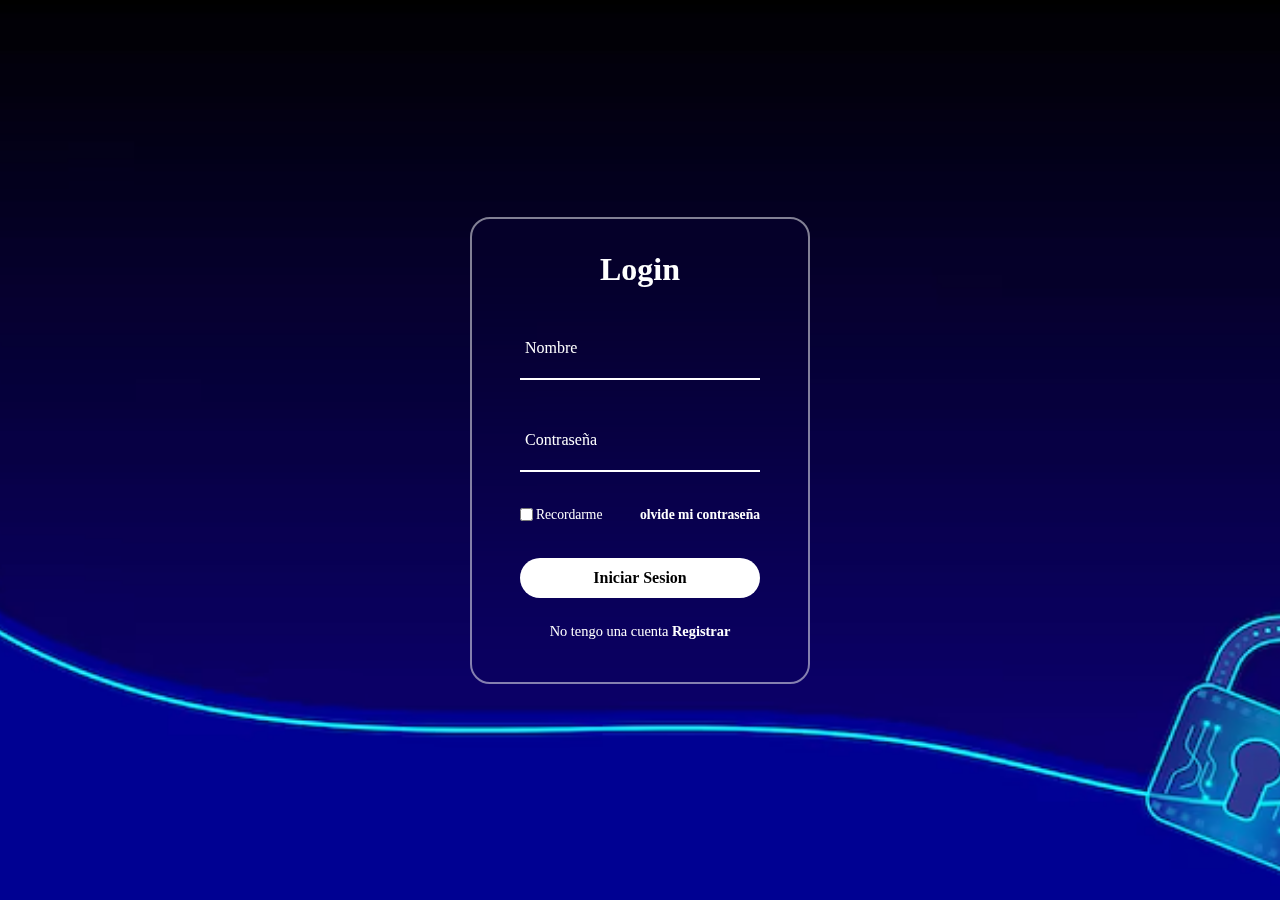
<file: Proyecto BD/login.html>
<!DOCTYPE html>
<html lang="en">
<head>
    <meta charset="UTF-8">
    <meta name="viewport" content="width=device-width, initial-scale=1.0">
    <title>Login de tiktok</title>
    <link rel="stylesheet" href="styles.css">
</head>
<body>
    <section>
        <form>
            <h1>Login</h1>
            <div class="inputbox">
                <ion-icon name="mail-outline"></ion-icon>
                <input type="text" required>
                <label for="">Nombre</label>
            </div>
            <div class="inputbox">
                <ion-icon name="lock-closed-outline"></ion-icon>
                <input type="password" required>
                <label for="">Contraseña</label>
            </div>
            <div class="forget">
                <label for=""><input type="checkbox">Recordarme</label>
                <a href="#">olvide mi contraseña</a>
            </div>
            <button>Iniciar Sesion</button>
            <div class="register">
                <p>No tengo una cuenta <a href="#">Registrar</a></p>
            </div>

        </form>
    </section>
</body>
</html>
</file>
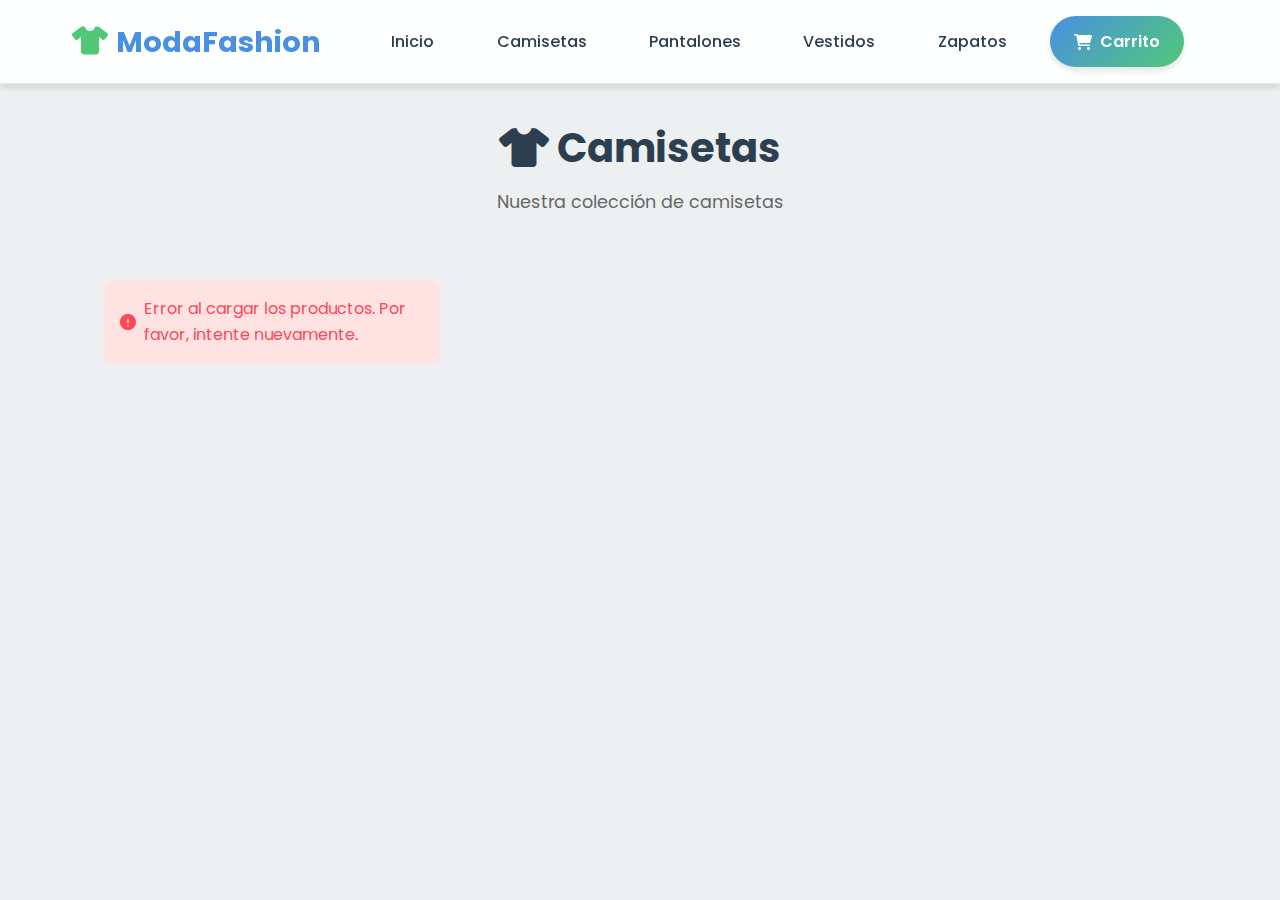
<file: Prueba_bd/camisetas.html>
<!DOCTYPE html>
<html lang="es">
<head>
    <meta charset="UTF-8">
    <meta name="viewport" content="width=device-width, initial-scale=1.0">
    <title>Camisetas - ModaFashion</title>
    <link rel="stylesheet" href="style.css">
    <link href="https://fonts.googleapis.com/css2?family=Poppins:wght@300;400;500;600;700&display=swap" rel="stylesheet">
    <link rel="stylesheet" href="https://cdnjs.cloudflare.com/ajax/libs/font-awesome/6.0.0-beta3/css/all.min.css">
</head>
<body>
    <header>
        <div class="header-container">
            <a href="index.html" class="logo">
                <i class="fas fa-tshirt"></i>
                <span>ModaFashion</span>
            </a>
            <nav>
                <ul class="nav__list">
                    <li class="nav__item">
                        <a href="index.html" class="nav__link">Inicio</a>
                    </li>
                    <li class="nav__item">
                        <a href="camisetas.html" class="nav__link">Camisetas</a>
                    </li>
                    <li class="nav__item">
                        <a href="pantalones.html" class="nav__link">Pantalones</a>
                    </li>
                    <li class="nav__item">
                        <a href="vestidos.html" class="nav__link">Vestidos</a>
                    </li>
                    <li class="nav__item">
                        <a href="zapatos.html" class="nav__link">Zapatos</a>
                    </li>
                    <li class="nav__item">
                        <a href="carrito.html" class="nav__link link--button">
                            <i class="fas fa-shopping-cart"></i> Carrito
                            <span id="carritoContador" class="carrito-contador"></span>
                        </a>
                    </li>
                    <li class="nav__item" id="userNavItem">
                        <!-- Aquí se insertará dinámicamente la info del usuario -->
                    </li>
                </ul>
            </nav>
        </div>
    </header>

    <main class="categoria-page">
        <div class="categoria-header">
            <h1><i class="fas fa-tshirt"></i> Camisetas</h1>
            <p>Nuestra colección de camisetas</p>
        </div>
        <div id="contenedorRopa" class="productos-container">
            <!-- Los productos se cargarán aquí dinámicamente -->
        </div>
    </main>

    <script src="categoria.js"></script>
    <script src="carrito.js"></script>
</body>
</html>
</file>
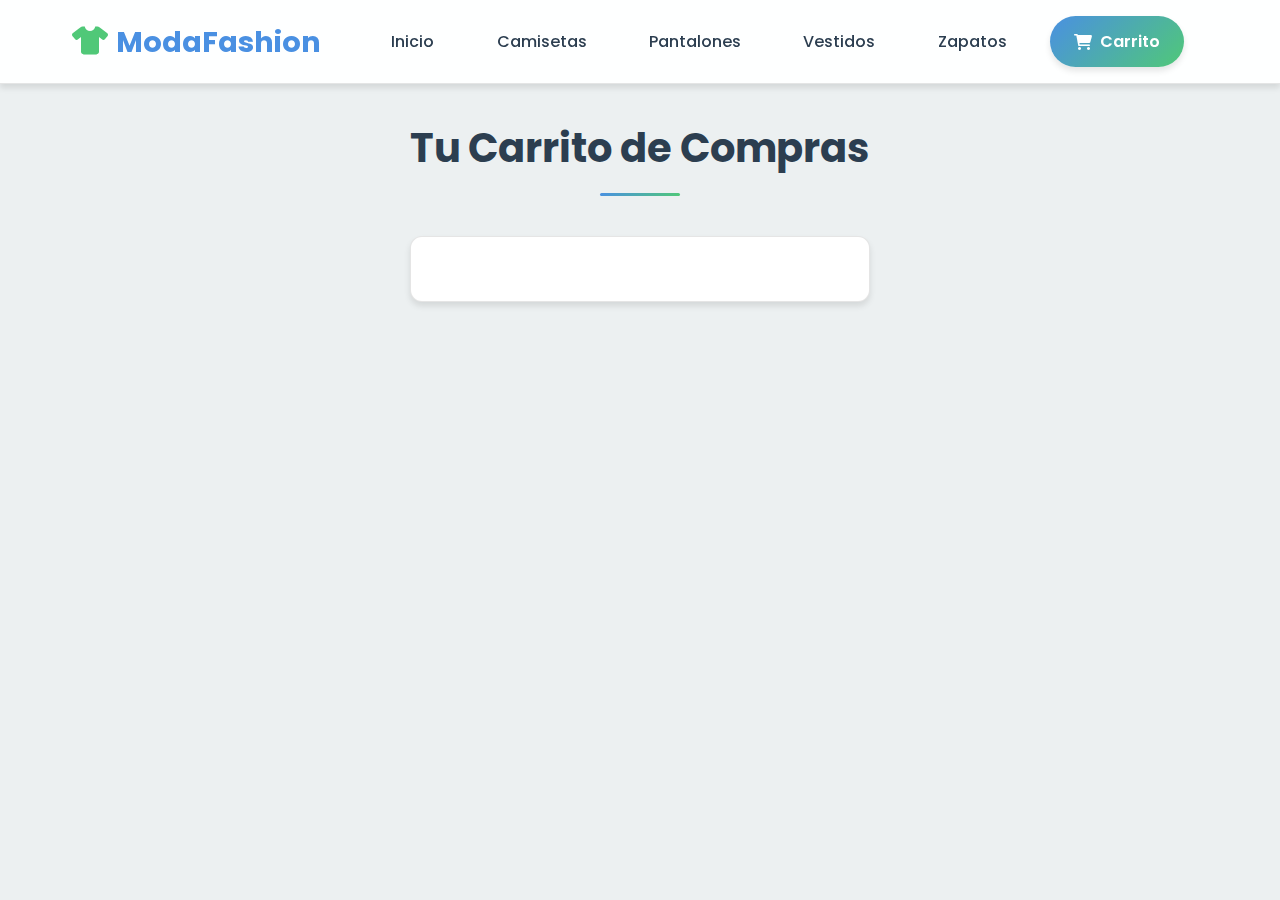
<file: Prueba_bd/carrito.html>
<!DOCTYPE html>
<html lang="es">
<head>
    <meta charset="UTF-8">
    <meta name="viewport" content="width=device-width, initial-scale=1.0">
    <title>Carrito - ModaFashion</title>
    <link rel="stylesheet" href="style.css">
    <link href="https://fonts.googleapis.com/css2?family=Poppins:wght@300;400;500;600;700&display=swap" rel="stylesheet">
    <link rel="stylesheet" href="https://cdnjs.cloudflare.com/ajax/libs/font-awesome/6.0.0-beta3/css/all.min.css">
</head>
<body>
    <header>
        <div class="header-container">
            <a href="index.html" class="logo">
                <i class="fas fa-tshirt"></i>
                <span>ModaFashion</span>
            </a>
            <nav>
                <ul class="nav__list">
                    <li class="nav__item">
                        <a href="index.html" class="nav__link">Inicio</a>
                    </li>
                    <li class="nav__item">
                        <a href="camisetas.html" class="nav__link">Camisetas</a>
                    </li>
                    <li class="nav__item">
                        <a href="pantalones.html" class="nav__link">Pantalones</a>
                    </li>
                    <li class="nav__item">
                        <a href="vestidos.html" class="nav__link">Vestidos</a>
                    </li>
                    <li class="nav__item">
                        <a href="zapatos.html" class="nav__link">Zapatos</a>
                    </li>
                    <li class="nav__item">
                        <a href="carrito.html" class="nav__link link--button">
                            <i class="fas fa-shopping-cart"></i> Carrito
                            <span id="carritoContador" class="carrito-contador"></span>
                        </a>
                    </li>
                    <li class="nav__item" id="userNavItem">
                        <!-- Aquí se insertará dinámicamente la info del usuario -->
                    </li>
                </ul>
            </nav>
        </div>
    </header>

    <main class="carrito-container">
        <h1>Tu Carrito de Compras</h1>
        
        <div class="contenedor-carrito">
            <div id="carrito-vacio" class="carrito-vacio" style="display: none;">
                <i class="fas fa-shopping-cart"></i>
                <p>Tu carrito está vacío</p>
                <a href="index.html" class="btn-continuar">Continuar Comprando</a>
            </div>
            
            <div id="productos-carrito" class="productos-carrito">
                <!-- Los productos del carrito se mostrarán aquí -->
            </div>
        </div>

        <div id="carrito-resumen" class="carrito-resumen" style="display: none;">
            <div class="total">
                <span>Total:</span>
                <span id="total-carrito">$0.00</span>
            </div>
            
            <div class="botones-carrito">
                <button class="btn-secundario" onclick="window.location.href='index.html'">
                    <i class="fas fa-arrow-left"></i> Seguir Comprando
                </button>
                <button class="btn-primario" id="btnPagar">
                    <i class="fas fa-credit-card"></i> Proceder al Pago
                </button>
            </div>
        </div>
    </main>

    <!-- Scripts -->
    <script src="carrito.js?v=1.0.2"></script>
    <script src="init.js"></script>
    <script>
        // Función para proceder al pago
        document.getElementById('btnPagar').addEventListener('click', async function() {
            try {
                // Verificar si el usuario está logueado
                const authResponse = await fetch('verificar_sesion.php');
                const authData = await authResponse.json();
                
                if (!authData.logged_in) {
                    alert('Debes iniciar sesión para realizar el pago');
                    window.location.href = 'login.html';
                    return;
                }

                // Obtener el carrito de la base de datos
                const response = await fetch('carrito_operations.php', {
                    method: 'POST',
                    headers: {
                        'Content-Type': 'application/json'
                    },
                    body: JSON.stringify({
                        action: 'obtener'
                    })
                });

                const data = await response.json();
                
                if (!data.success) {
                    throw new Error(data.message || 'Error al obtener el carrito');
                }

                if (!data.productos || data.productos.length === 0) {
                    alert('El carrito está vacío');
                    return;
                }

                // Redirigir al formulario de pago
                window.location.href = 'formulario_pago.html';
            } catch (error) {
                console.error('Error:', error);
                alert('Error al procesar el pago: ' + error.message);
            }
        });
    </script>
</body>
</html>
</file>
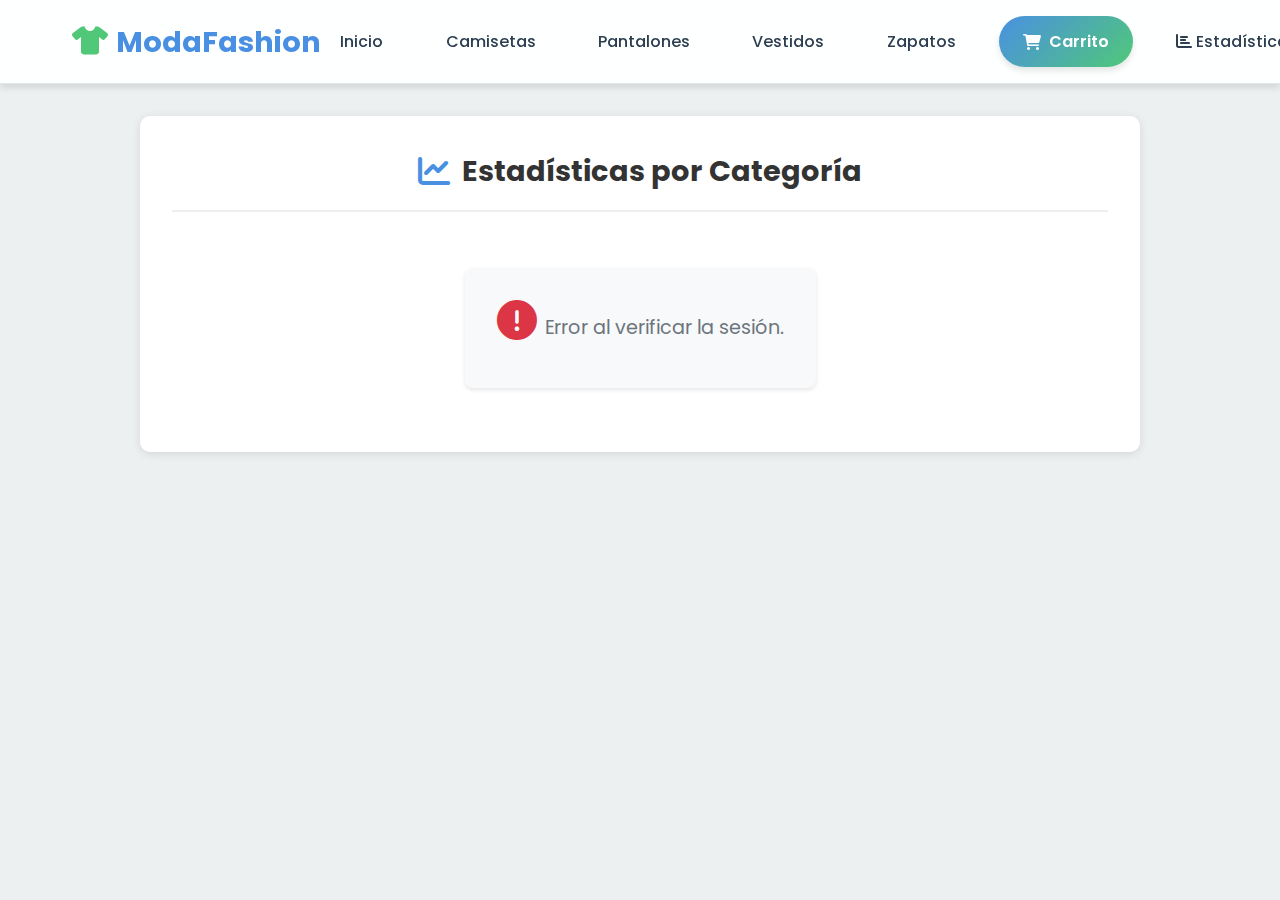
<file: Prueba_bd/estadisticas.html>
<!DOCTYPE html>
<html lang="es">
<head>
    <meta charset="UTF-8">
    <meta name="viewport" content="width=device-width, initial-scale=1.0">
    <title>Estadísticas - ModaFashion</title>
    <link rel="stylesheet" href="style.css">
    <link href="https://fonts.googleapis.com/css2?family=Poppins:wght@300;400;500;600;700&display=swap" rel="stylesheet">
    <link rel="stylesheet" href="https://cdnjs.cloudflare.com/ajax/libs/font-awesome/6.0.0-beta3/css/all.min.css">
</head>
<body>
    <header>
        <div class="header-container">
            <a href="index.html" class="logo">
                <i class="fas fa-tshirt"></i>
                <span>ModaFashion</span>
            </a>
            <nav>
                <ul class="nav__list">
                    <li class="nav__item">
                        <a href="index.html" class="nav__link">Inicio</a>
                    </li>
                    <li class="nav__item">
                        <a href="camisetas.html" class="nav__link">Camisetas</a>
                    </li>
                    <li class="nav__item">
                        <a href="pantalones.html" class="nav__link">Pantalones</a>
                    </li>
                    <li class="nav__item">
                        <a href="vestidos.html" class="nav__link">Vestidos</a>
                    </li>
                    <li class="nav__item">
                        <a href="zapatos.html" class="nav__link">Zapatos</a>
                    </li>
                    <li class="nav__item">
                        <a href="carrito.html" class="nav__link link--button">
                            <i class="fas fa-shopping-cart"></i> Carrito
                            <span id="carritoContador" class="carrito-contador"></span>
                        </a>
                    </li>
                    <li class="nav__item">
                        <a href="estadisticas.html" class="nav__link active">
                            <i class="fas fa-chart-bar"></i> Estadísticas
                        </a>
                    </li>
                    <li class="nav__item" id="userNavItem">
                        <!-- Aquí se insertará dinámicamente la info del usuario -->
                    </li>
                </ul>
            </nav>
        </div>
    </header>

    <main>
        <section class="estadisticas-section">
            <h3>
                <i class="fas fa-chart-line"></i>
                Estadísticas por Categoría
            </h3>
            <div id="estadisticasContainer" class="estadisticas-container">
                <!-- Las estadísticas se cargarán aquí dinámicamente -->
            </div>
        </section>
    </main>

    <script src="script.js"></script>
    <script>
        // Cargar estadísticas cuando la página esté lista
        document.addEventListener('DOMContentLoaded', async () => {
            try {
                // Verificar si el usuario está autenticado y es administrador
                const response = await fetch('verificar_sesion.php');
                const data = await response.json();
                
                if (!data.logged_in) {
                    mostrarMensaje('Por favor, inicie sesión para ver las estadísticas.', 'error');
                    return;
                }
                
                if (data.usuario.rol !== 'admin') {
                    mostrarMensaje('Acceso denegado. Esta sección es solo para administradores.', 'error');
                    return;
                }
                
                // Si el usuario es administrador, cargar las estadísticas
                cargarEstadisticasCategorias();
            } catch (error) {
                console.error('Error al verificar sesión:', error);
                mostrarMensaje('Error al verificar la sesión.', 'error');
            }
        });

        function mostrarMensaje(mensaje, tipo) {
            const container = document.getElementById('estadisticasContainer');
            container.innerHTML = `
                <div class="estadistica-mensaje ${tipo === 'error' ? 'error-message' : 'success-message'}">
                    <i class="fas fa-${tipo === 'error' ? 'exclamation-circle' : 'info-circle'}"></i>
                    <p>${mensaje}</p>
                </div>
            `;
        }
    </script>
</body>
</html>
</file>
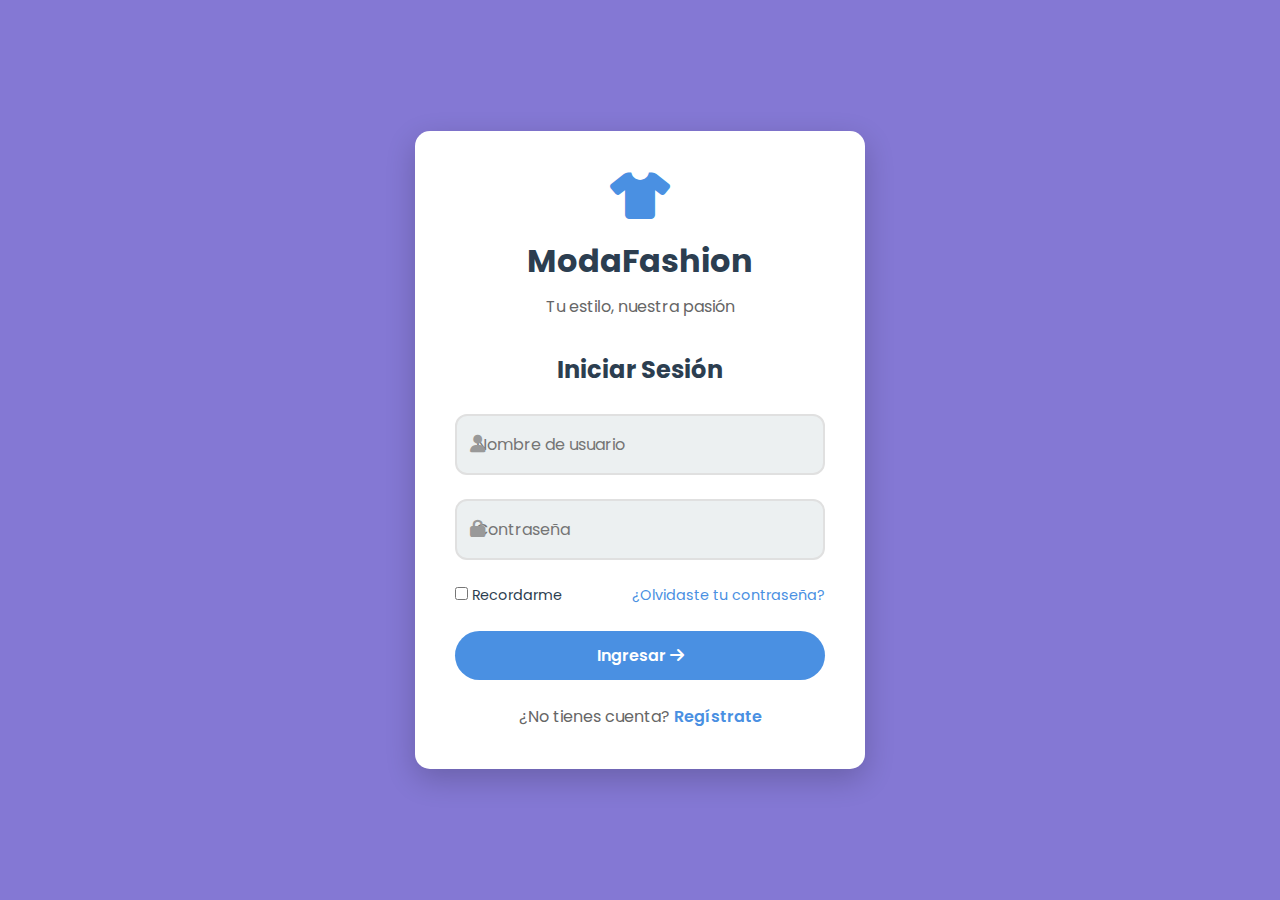
<file: Prueba_bd/login.html>
<!DOCTYPE html>
<html lang="es">
<head>
    <meta charset="UTF-8">
    <meta name="viewport" content="width=device-width, initial-scale=1.0">
    <title>ModaFashion - Iniciar Sesión</title>
    <link rel="stylesheet" href="style.css">
    <link href="https://fonts.googleapis.com/css2?family=Poppins:wght@300;400;500;600;700&display=swap" rel="stylesheet">
    <link rel="stylesheet" href="https://cdnjs.cloudflare.com/ajax/libs/font-awesome/6.0.0-beta3/css/all.min.css">
</head>
<body>
    <div class="login-container">
        <div class="auth-box">
            <div class="auth-header">
                <i class="fas fa-tshirt logo-icon"></i>
                <h1>ModaFashion</h1>
                <p>Tu estilo, nuestra pasión</p>
            </div>

            <form id="loginForm" class="auth-form">
                <h2>Iniciar Sesión</h2>
                <div class="form-group">
                    <i class="fas fa-user"></i>
                    <input type="text" id="loginNombre" name="nombre" placeholder="Nombre de usuario" required>
                </div>
                <div class="form-group">
                    <i class="fas fa-lock"></i>
                    <input type="password" id="loginPassword" name="password" placeholder="Contraseña" required>
                </div>
                <div class="form-options">
                    <label>
                        <input type="checkbox"> Recordarme
                    </label>
                    <a href="#">¿Olvidaste tu contraseña?</a>
                </div>
                <button type="submit" class="auth-btn">Ingresar <i class="fas fa-arrow-right"></i></button>
                <p class="auth-toggle">¿No tienes cuenta? <a href="#" id="showRegister">Regístrate</a></p>
            </form>

            <form id="registerForm" class="auth-form oculto">
                <h2>Crear Cuenta</h2>
                <div class="form-group">
                    <i class="fas fa-user"></i>
                    <input type="text" id="regNombre" name="nombre" placeholder="Nombre completo" required>
                </div>
                <div class="form-group">
                    <i class="fas fa-lock"></i>
                    <input type="password" id="regPassword" name="contraseña" placeholder="Contraseña" required>
                </div>
                <div class="form-group">
                    <i class="fas fa-home"></i>
                    <input type="text" id="regDireccion" name="direccion" placeholder="Dirección" required>
                </div>
                <div class="form-group">
                    <i class="fas fa-birthday-cake"></i>
                    <input type="number" id="regEdad" name="edad" placeholder="Edad" min="1" required>
                </div>
                <button type="submit" class="auth-btn">Registrarse <i class="fas fa-user-plus"></i></button>
                <p class="auth-toggle">¿Ya tienes cuenta? <a href="#" id="showLogin">Inicia sesión</a></p>
            </form>
        </div>
    </div>

    <script src="login.js"></script>
</body>
</html>
</file>
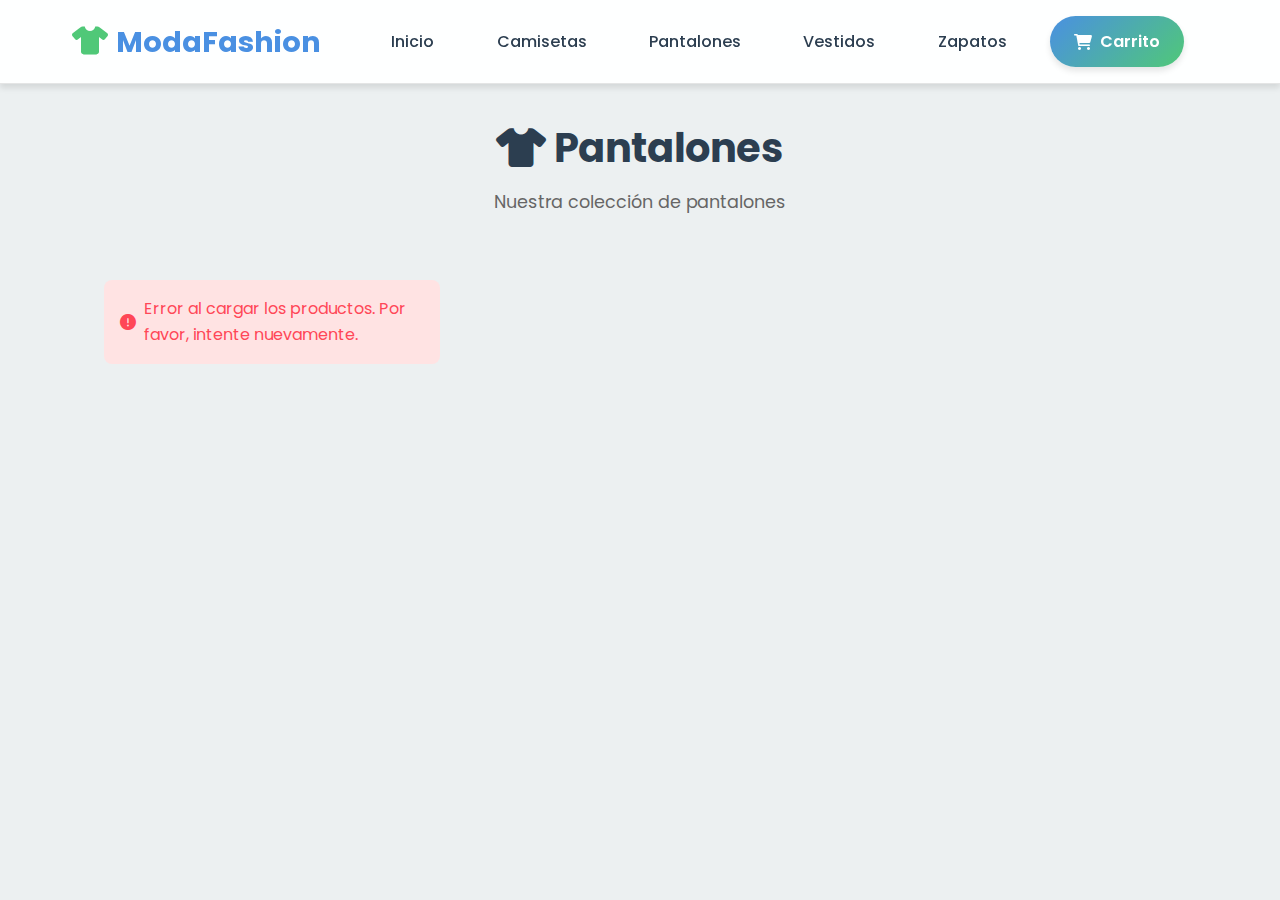
<file: Prueba_bd/pantalones.html>
<!DOCTYPE html>
<html lang="es">
<head>
    <meta charset="UTF-8">
    <meta name="viewport" content="width=device-width, initial-scale=1.0">
    <title>Pantalones - ModaFashion</title>
    <link rel="stylesheet" href="style.css">
    <link href="https://fonts.googleapis.com/css2?family=Poppins:wght@300;400;500;600;700&display=swap" rel="stylesheet">
    <link rel="stylesheet" href="https://cdnjs.cloudflare.com/ajax/libs/font-awesome/6.0.0-beta3/css/all.min.css">
</head>
<body>
    <header>
        <div class="header-container">
            <a href="index.html" class="logo">
                <i class="fas fa-tshirt"></i>
                <span>ModaFashion</span>
            </a>
            <nav>
                <ul class="nav__list">
                    <li class="nav__item">
                        <a href="index.html" class="nav__link">Inicio</a>
                    </li>
                    <li class="nav__item">
                        <a href="camisetas.html" class="nav__link">Camisetas</a>
                    </li>
                    <li class="nav__item">
                        <a href="pantalones.html" class="nav__link">Pantalones</a>
                    </li>
                    <li class="nav__item">
                        <a href="vestidos.html" class="nav__link">Vestidos</a>
                    </li>
                    <li class="nav__item">
                        <a href="zapatos.html" class="nav__link">Zapatos</a>
                    </li>
                    <li class="nav__item">
                        <a href="carrito.html" class="nav__link link--button">
                            <i class="fas fa-shopping-cart"></i> Carrito
                            <span id="carritoContador" class="carrito-contador"></span>
                        </a>
                    </li>
                    <li class="nav__item" id="userNavItem">
                        <!-- Aquí se insertará dinámicamente la info del usuario -->
                    </li>
                </ul>
            </nav>
        </div>
    </header>

    <main class="categoria-page">
        <div class="categoria-header">
            <h1><i class="fas fa-tshirt"></i> Pantalones</h1>
            <p>Nuestra colección de pantalones</p>
        </div>
        <div id="contenedorRopa" class="productos-container">
            <!-- Los productos se cargarán aquí dinámicamente -->
        </div>
    </main>

    <script src="categoria.js"></script>
    <script src="carrito.js"></script>
</body>
</html>
</file>
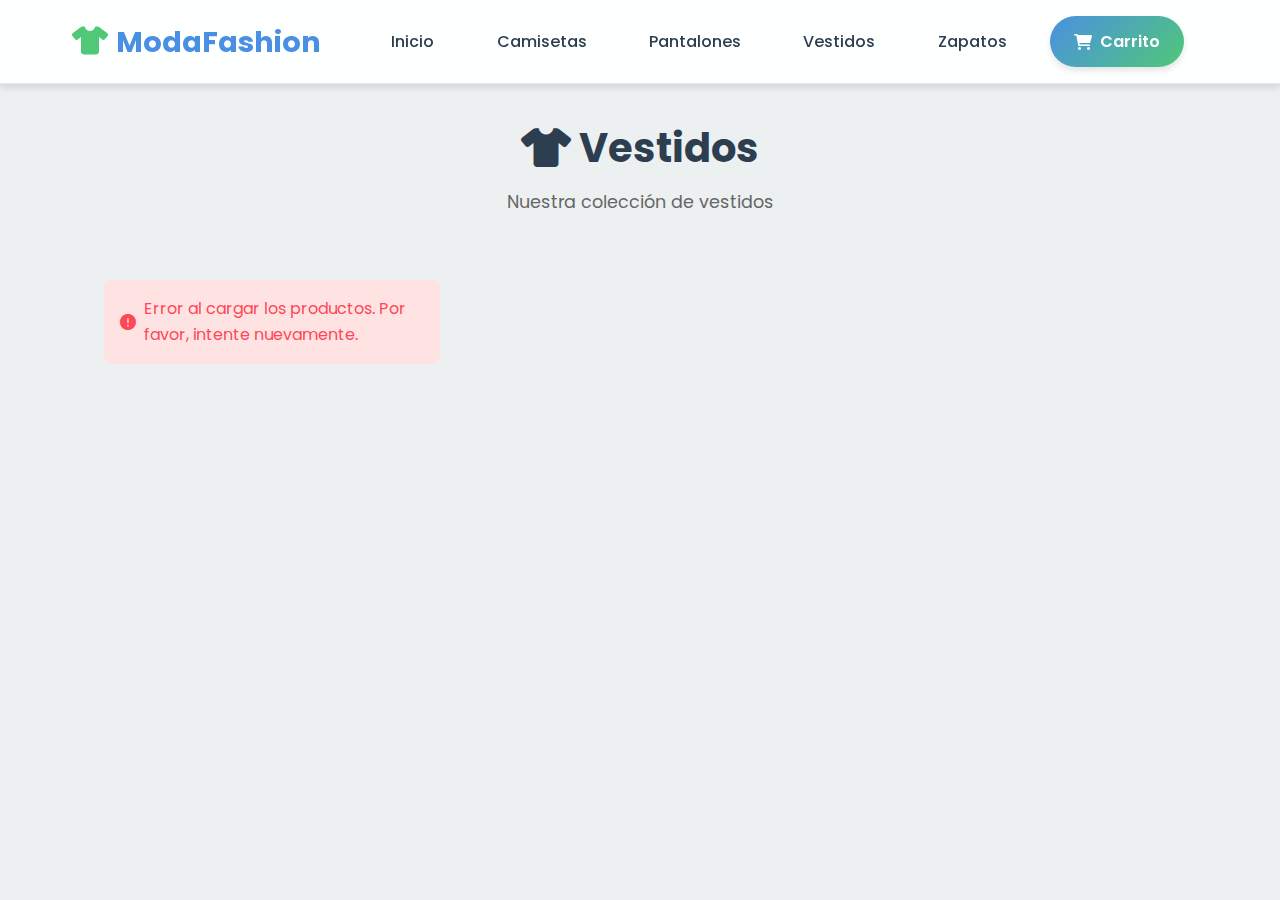
<file: Prueba_bd/vestidos.html>
<!DOCTYPE html>
<html lang="es">
<head>
    <meta charset="UTF-8">
    <meta name="viewport" content="width=device-width, initial-scale=1.0">
    <title>Vestidos - ModaFashion</title>
    <link rel="stylesheet" href="style.css">
    <link href="https://fonts.googleapis.com/css2?family=Poppins:wght@300;400;500;600;700&display=swap" rel="stylesheet">
    <link rel="stylesheet" href="https://cdnjs.cloudflare.com/ajax/libs/font-awesome/6.0.0-beta3/css/all.min.css">
</head>
<body>
    <header>
        <div class="header-container">
            <a href="index.html" class="logo">
                <i class="fas fa-tshirt"></i>
                <span>ModaFashion</span>
            </a>
            <nav>
                <ul class="nav__list">
                    <li class="nav__item">
                        <a href="index.html" class="nav__link">Inicio</a>
                    </li>
                    <li class="nav__item">
                        <a href="camisetas.html" class="nav__link">Camisetas</a>
                    </li>
                    <li class="nav__item">
                        <a href="pantalones.html" class="nav__link">Pantalones</a>
                    </li>
                    <li class="nav__item">
                        <a href="vestidos.html" class="nav__link">Vestidos</a>
                    </li>
                    <li class="nav__item">
                        <a href="zapatos.html" class="nav__link">Zapatos</a>
                    </li>
                    <li class="nav__item">
                        <a href="carrito.html" class="nav__link link--button">
                            <i class="fas fa-shopping-cart"></i> Carrito
                            <span id="carritoContador" class="carrito-contador"></span>
                        </a>
                    </li>
                    <li class="nav__item" id="userNavItem">
                        <!-- Aquí se insertará dinámicamente la info del usuario -->
                    </li>
                </ul>
            </nav>
        </div>
    </header>

    <main class="categoria-page">
        <div class="categoria-header">
            <h1><i class="fas fa-tshirt"></i> Vestidos</h1>
            <p>Nuestra colección de vestidos</p>
        </div>

        <div id="contenedorRopa" class="productos-container">
            <!-- Los productos se cargarán aquí dinámicamente -->
        </div>
    </main>

    <script src="categoria.js"></script>
    <script src="carrito.js"></script>
</body>
</html>
</file>
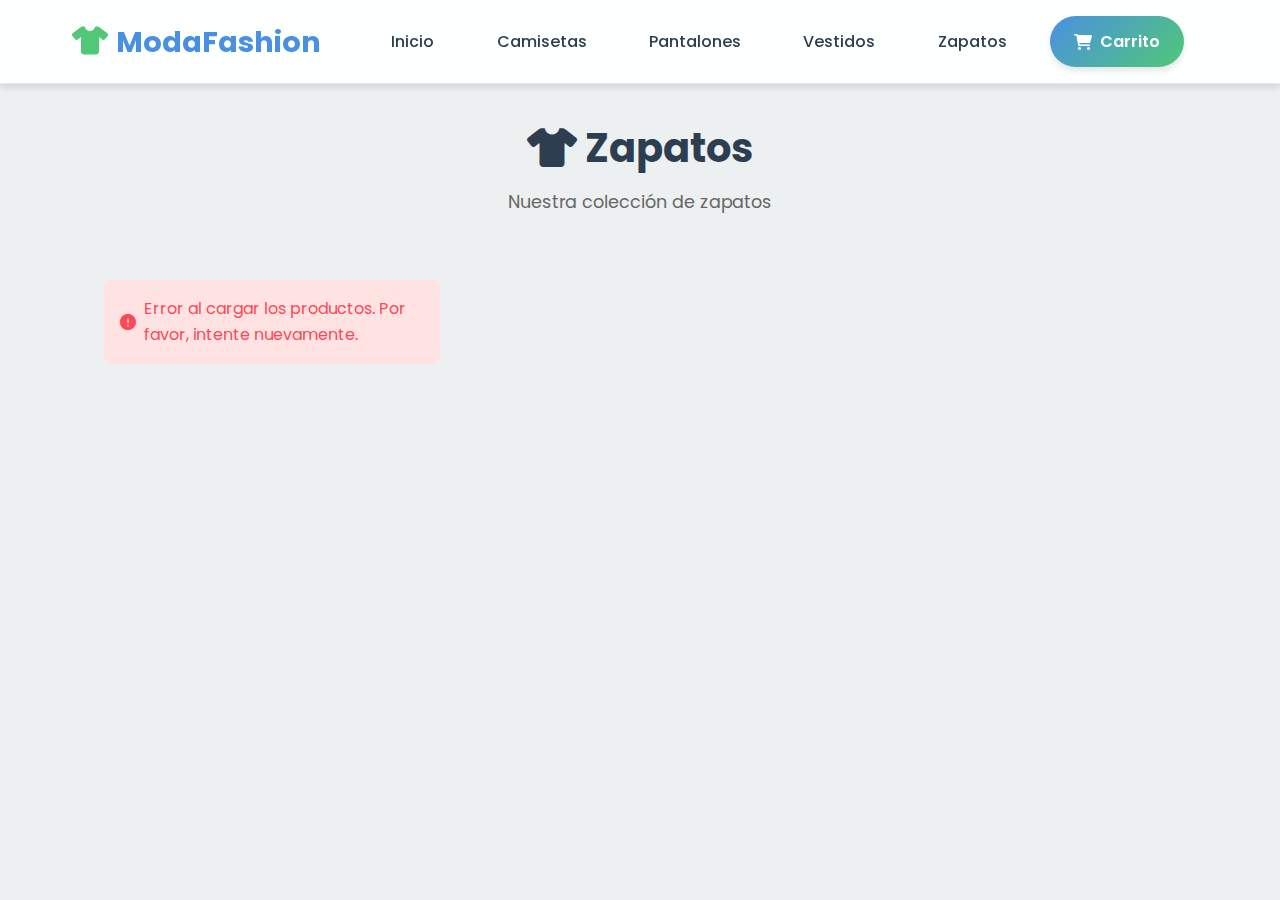
<file: Prueba_bd/zapatos.html>
<!DOCTYPE html>
<html lang="es">
<head>
    <meta charset="UTF-8">
    <meta name="viewport" content="width=device-width, initial-scale=1.0">
    <title>Zapatos - ModaFashion</title>
    <link rel="stylesheet" href="style.css">
    <link href="https://fonts.googleapis.com/css2?family=Poppins:wght@300;400;500;600;700&display=swap" rel="stylesheet">
    <link rel="stylesheet" href="https://cdnjs.cloudflare.com/ajax/libs/font-awesome/6.0.0-beta3/css/all.min.css">
</head>
<body>
    <header>
        <div class="header-container">
            <a href="index.html" class="logo">
                <i class="fas fa-tshirt"></i>
                <span>ModaFashion</span>
            </a>
            <nav>
                <ul class="nav__list">
                    <li class="nav__item">
                        <a href="index.html" class="nav__link">Inicio</a>
                    </li>
                    <li class="nav__item">
                        <a href="camisetas.html" class="nav__link">Camisetas</a>
                    </li>
                    <li class="nav__item">
                        <a href="pantalones.html" class="nav__link">Pantalones</a>
                    </li>
                    <li class="nav__item">
                        <a href="vestidos.html" class="nav__link">Vestidos</a>
                    </li>
                    <li class="nav__item">
                        <a href="zapatos.html" class="nav__link">Zapatos</a>
                    </li>
                    <li class="nav__item">
                        <a href="carrito.html" class="nav__link link--button">
                            <i class="fas fa-shopping-cart"></i> Carrito
                            <span id="carritoContador" class="carrito-contador"></span>
                        </a>
                    </li>
                    <li class="nav__item" id="userNavItem">
                        <!-- Aquí se insertará dinámicamente la info del usuario -->
                    </li>
                </ul>
            </nav>
        </div>
    </header>

    <main class="categoria-page">
        <div class="categoria-header">
            <h1><i class="fas fa-tshirt"></i> Zapatos</h1>
            <p>Nuestra colección de zapatos</p>
        </div>

        <div id="contenedorRopa" class="productos-container">
            <!-- Los productos se cargarán aquí dinámicamente -->
        </div>
    </main>

    <script src="categoria.js"></script>
    <script src="carrito.js"></script>
</body>
</html>
</file>
<file: Proyecto BD/styles.css>
*{
    margin: 0;
    padding: 0;
    box-sizing: border-box;
    font-family: 'poppins';
}

body{
    display: flex;
    align-items: center;
    justify-content: center;
    min-height: 100vh;
    background-image: url("login.avif");
    background-repeat:no-repeat;
    background-position: center;
    background-size: cover;
}

section{
    position: relative;
    max-width: 400px;
    background-color: transparent;
    border: 2px solid rgba(255, 255, 255, 0.5);
    border-radius: 20px;
    backdrop-filter: blur(55px);
    display: flex;
    justify-content: center;
    align-items: center;
    padding: 2rem 3rem;
}

h1{
    font-size: 2rem;
    color: #ffffff;
    text-align: center;
}

.inputbox{
    position: relative;
    margin: 30px 0;
    max-width: 310px;
    border-bottom: 2px solid #fff;
}

.inputbox label{
    position: absolute;
    top: 50%;
    left: 5px;
    transform: translateY(-50%);
    color: #fff;
    font-size: 1rem;
    pointer-events: none;
    transition: all 0.5s ease-in-out;
}

input:focus ~ label,
input:valid ~ label{
    top: -5px;
}

.inputbox input{
    width: 100%;
    height: 60px;
    background: transparent;
    border: none;
    outline: none;
    font-size: 1rem;
    padding: 0 35px 0 5px;
    color: #fff;

}

.inputbox ion-icon{
    position: absolute;
    right: 8px;
    color: #fff;
    font-size: 1.2rem;
    top: 20px;
}

.forget{
    margin: 35px 0;
    font-size: 0.85rem;
    color: #fff;
    display: flex;
    justify-content: space-between;

}

.forget label{
    display: flex;
    align-items: center;

}

.forget label input{
    margin-right: 3px;

}

.forget a{
    color: #fff;
    text-decoration: none;
    font-weight: 600;
}

.forget a:hover{
    text-decoration: underline;
}

button{
    width: 100%;
    height: 40px;
    border-radius: 40px;
    background-color: rgba(255, 255, 255, 1);
    border: none;
    outline: none;
    cursor: pointer;
    font-size: 1rem;
    font-weight: 600;
    transition: all 0.4s ease;
}

button:hover{
    background-color:rgba(255, 255, 255, 0.5) ;
}

.register{
    font-size: 0.9rem;
    color: #fff;
    text-align: center;
    margin: 25px 0 10px;

}

.register p a{
    text-decoration: none;
    color: #fff;
    font-weight: 600;
}

.register p a:hover{
    text-decoration: underline;
}
</file>
<file: Prueba_bd/style.css>
:root {
    --primary-color: #4a90e2; /* Azul moderno */
    --secondary-color: #50c878; /* Verde esmeralda */
    --accent-color: #f39c12; /* Naranja */
    --dark-color: #2c3e50; /* Azul oscuro */
    --light-color: #ecf0f1; /* Gris claro */
    --success-color: #2ecc71; /* Verde */
    --error-color: #e74c3c; /* Rojo */
    --white: #ffffff;
    --black: #000000;
    --shadow: 0 4px 6px rgba(0, 0, 0, 0.1);
    --shadow-hover: 0 8px 15px rgba(0, 0, 0, 0.2);
    --transition: all 0.3s ease;
    --border-radius: 12px;
    --gradient-primary: linear-gradient(135deg, var(--primary-color), var(--secondary-color));
    --gradient-hover: linear-gradient(135deg, var(--secondary-color), var(--primary-color));
}

* {
    margin: 0;
    padding: 0;
    box-sizing: border-box;
    font-family: 'Poppins', sans-serif;
}

body {
    background-color: var(--light-color);
    color: var(--dark-color);
    line-height: 1.6;
    min-height: 100vh;
    display: flex;
    flex-direction: column;
}

/* Header moderno con efecto de cristal */
header {
    background: rgba(255, 255, 255, 0.95);
    backdrop-filter: blur(10px);
    padding: 1rem 0;
    box-shadow: var(--shadow);
    position: sticky;
    top: 0;
    z-index: 1000;
    width: 100%;
    border-bottom: 1px solid rgba(0, 0, 0, 0.1);
}

.header-container {
    max-width: 1200px;
    margin: 0 auto;
    padding: 0 2rem;
    display: flex;
    justify-content: space-between;
    align-items: center;
    width: 100%;
}

.logo {
    font-size: 1.8rem;
    font-weight: 700;
    color: var(--primary-color);
    text-decoration: none;
    display: flex;
    align-items: center;
    gap: 0.5rem;
    transition: var(--transition);
}

.logo:hover {
    transform: translateY(-2px);
    color: var(--secondary-color);
}

.logo i {
    color: var(--secondary-color);
}

/* Navegación Principal */
nav {
    display: flex;
    align-items: center;
    width: auto;
    flex: 1;
    justify-content: flex-end;
}

.nav__list {
    display: flex;
    list-style: none;
    margin: 0;
    padding: 0;
    gap: 1.5rem;
    align-items: center;
    flex-wrap: nowrap;
}

.nav__item {
    position: relative;
    white-space: nowrap;
}

.nav__link {
    color: var(--dark-color);
    text-decoration: none;
    font-weight: 500;
    padding: 0.8rem 1.2rem;
    border-radius: var(--border-radius);
    transition: var(--transition);
    font-size: 1rem;
    position: relative;
    display: inline-block;
}

.nav__link:hover {
    color: var(--primary-color);
    background-color: rgba(74, 144, 226, 0.1);
    transform: translateY(-2px);
}

/* Botón de Carrito */
.link--button {
    background: var(--gradient-primary);
    color: var(--white);
    padding: 0.8rem 1.5rem;
    border-radius: 30px;
    font-weight: 600;
    display: flex;
    align-items: center;
    gap: 0.5rem;
    transition: var(--transition);
    box-shadow: var(--shadow);
}

.link--button:hover {
    background: var(--gradient-hover);
    transform: translateY(-2px);
    box-shadow: var(--shadow-hover);
}

/* Información del Usuario */
.user-info {
    display: flex;
    align-items: center;
    gap: 1rem;
    color: var(--white);
    padding: 0.5rem 1rem;
    border-radius: 4px;
    transition: all 0.3s ease;
}

.user-info:hover {
    background-color: rgba(255, 255, 255, 0.1);
}

.user-info img {
    width: 35px;
    height: 35px;
    border-radius: 50%;
    object-fit: cover;
    border: 2px solid var(--white);
}

/* Responsive */
@media (max-width: 768px) {
    .header-container {
        flex-direction: column;
        padding: 1rem;
    }
    
    nav {
        width: 100%;
        margin-top: 1rem;
        justify-content: center;
    }
    
    .nav__list {
        flex-wrap: wrap;
        justify-content: center;
        gap: 0.8rem;
    }
    
    .nav__link {
        padding: 0.6rem 1rem;
        font-size: 0.9rem;
    }
    
    .link--button {
        width: 100%;
        justify-content: center;
        margin-top: 0.5rem;
    }
}

/* Panel de administrador */
#adminPanel {
    background-color: #fff;
    border-radius: 10px;
    padding: 2rem;
    margin: 2rem auto;
    box-shadow: 0 2px 10px rgba(0,0,0,0.1);
    max-width: 900px;
}

#adminPanel h2 {
    color: #333;
    font-size: 1.8rem;
    margin-bottom: 1.5rem;
    display: flex;
    align-items: center;
    gap: 0.5rem;
}

#adminPanel h2 i {
    color: #007bff;
}

#formAgregar {
    display: grid;
    grid-template-columns: 1fr 1fr;
    gap: 1.5rem;
}

#formAgregar input,
#formAgregar select {
    padding: 0.8rem;
    border: 1px solid #ddd;
    border-radius: 4px;
    width: 100%;
}

#formAgregar button {
    grid-column: span 2;
    background-color: var(--primary-color);
    color: white;
    border: none;
    padding: 1rem;
    border-radius: 4px;
    cursor: pointer;
    font-weight: 600;
    transition: var(--transition);
}

#formAgregar button:hover {
    background-color: var(--secondary-color);
}

/* Tarjetas de productos */
#contenedorRopa {
    display: grid;
    grid-template-columns: repeat(auto-fill, minmax(250px, 1fr));
    gap: 2rem;
    padding: 2rem;
    max-width: 1200px;
    margin: 0 auto;
}

.tarjeta {
    background-color: var(--white);
    border-radius: var(--border-radius);
    overflow: hidden;
    box-shadow: var(--shadow);
    transition: var(--transition);
    position: relative;
    border: 1px solid rgba(0, 0, 0, 0.1);
}

.tarjeta:hover {
    transform: translateY(-5px);
    box-shadow: var(--shadow-hover);
}

.tarjeta img {
    width: 100%;
    height: 300px;
    object-fit: cover;
    transition: transform 0.5s ease;
}

.tarjeta:hover img {
    transform: scale(1.05);
}

.tarjeta .info {
    padding: 1.5rem;
}

.tarjeta .info h4 {
    font-size: 1.2rem;
    margin-bottom: 0.5rem;
    color: var(--dark-color);
}

.tarjeta .info p {
    color: #666;
    margin-bottom: 1rem;
}

.tarjeta .precio {
    font-size: 1.3rem;
    font-weight: 700;
    color: var(--primary-color);
    margin: 1rem 0;
}

.tarjeta button {
    background-color: var(--primary-color);
    color: white;
    border: none;
    padding: 0.7rem 1.5rem;
    border-radius: 4px;
    cursor: pointer;
    font-weight: 600;
    width: 100%;
    transition: var(--transition);
}

.tarjeta button:hover {
    background-color: var(--secondary-color);
}

/* Modal */
.modal {
    position: fixed;
    top: 0;
    left: 0;
    width: 100%;
    height: 100%;
    background-color: rgba(0, 0, 0, 0.8);
    display: flex;
    justify-content: center;
    align-items: center;
    z-index: 1000;
    opacity: 0;
    visibility: hidden;
    transition: var(--transition);
}

.modal.active {
    opacity: 1;
    visibility: visible;
}

.modal-contenido {
    background: var(--white);
    padding: 2rem;
    border-radius: 10px;
    max-width: 800px;
    width: 90%;
    max-height: 90vh;
    overflow-y: auto;
    position: relative;
    box-shadow: 0 5px 15px rgba(0, 0, 0, 0.3);
}

.modal-contenido img {
    max-width: 100%;
    height: auto;
    max-height: 400px;
    object-fit: contain;
    margin-bottom: 1.5rem;
    border-radius: 8px;
}

.cerrar {
    position: absolute;
    top: 1rem;
    right: 1.5rem;
    font-size: 1.5rem;
    cursor: pointer;
    color: var(--dark-color);
    transition: var(--transition);
}

.cerrar:hover {
    color: var(--secondary-color);
}

/* Login/Register */
.login-container {
    display: flex;
    justify-content: center;
    align-items: center;
    min-height: 100vh;
    background: url('https://images.unsplash.com/photo-1483985988355-763728e1935b?ixlib=rb-1.2.1&auto=format&fit=crop&w=1350&q=80') no-repeat center center;
    background-size: cover;
    position: relative;
}

.login-container::before {
    content: '';
    position: absolute;
    top: 0;
    left: 0;
    width: 100%;
    height: 100%;
    background-color: rgba(106, 90, 205, 0.8);
}

.auth-box {
    background-color: var(--white);
    border-radius: 15px;
    box-shadow: 0 10px 30px rgba(0, 0, 0, 0.2);
    width: 100%;
    max-width: 450px;
    padding: 2.5rem;
    position: relative;
    z-index: 1;
    margin: 2rem;
}

.auth-header {
    text-align: center;
    margin-bottom: 2rem;
}

.auth-header .logo-icon {
    font-size: 3rem;
    color: var(--primary-color);
    margin-bottom: 1rem;
}

.auth-header h1 {
    font-size: 2rem;
    color: var(--dark-color);
    margin-bottom: 0.5rem;
}

.auth-header p {
    color: #666;
}

.auth-form {
    display: flex;
    flex-direction: column;
}

.auth-form h2 {
    text-align: center;
    margin-bottom: 1.5rem;
    color: var(--dark-color);
}

.form-group {
    position: relative;
    margin-bottom: 1.5rem;
}

.form-group i {
    position: absolute;
    left: 15px;
    top: 50%;
    transform: translateY(-50%);
    color: #999;
    font-size: 1.1rem;
    pointer-events: none;
}

.form-group input {
    width: 100%;
    padding: 1rem 1.2rem 1rem 40px;
    border: 1px solid #ddd;
    border-radius: 30px;
    font-size: 1rem;
    transition: var(--transition);
}

.form-group input:focus {
    border-color: var(--primary-color);
    box-shadow: 0 0 0 3px rgba(106, 90, 205, 0.2);
    outline: none;
}

.form-options {
    display: flex;
    justify-content: space-between;
    align-items: center;
    margin-bottom: 1.5rem;
    font-size: 0.9rem;
}

.form-options a {
    color: var(--primary-color);
    text-decoration: none;
}

.form-options a:hover {
    text-decoration: underline;
}

.auth-btn {
    background-color: var(--primary-color);
    color: white;
    border: none;
    padding: 12px;
    border-radius: 30px;
    font-size: 1rem;
    font-weight: 600;
    cursor: pointer;
    transition: var(--transition);
    margin-bottom: 1.5rem;
}

.auth-btn:hover {
    background-color: var(--secondary-color);
}

.auth-toggle {
    text-align: center;
    color: #666;
}

.auth-toggle a {
    color: var(--primary-color);
    text-decoration: none;
    font-weight: 600;
}

.auth-toggle a:hover {
    text-decoration: underline;
}

/* Efectos adicionales */
.auth-box {
    animation: fadeInUp 0.5s ease;
}

@keyframes fadeInUp {
    from {
        opacity: 0;
        transform: translateY(20px);
    }
    to {
        opacity: 1;
        transform: translateY(0);
    }
}

/* Badges para productos */
.producto-badge {
    position: absolute;
    top: 10px;
    right: 10px;
    padding: 5px 10px;
    border-radius: 20px;
    font-size: 0.8rem;
    font-weight: 600;
    color: white;
    z-index: 1;
}

.producto-badge.en-stock {
    background-color: var(--success-color);
}

.producto-badge.sin-stock {
    background-color: #ff4757;
}

/* Botones de producto */
.tarjeta button {
    margin-top: 10px;
    display: flex;
    align-items: center;
    justify-content: center;
    gap: 8px;
}

.tarjeta button i {
    font-size: 0.9rem;
}

.ver-detalle {
    background-color: var(--primary-color) !important;
}

.eliminar-producto {
    background-color: #ff4757 !important;
    margin-top: 8px !important;
}

/* Efecto hover para tarjetas */
.tarjeta:hover {
    transform: translateY(-5px) !important;
    box-shadow: 0 10px 20px rgba(0, 0, 0, 0.15) !important;
}

/* Transición suave para imágenes */
.tarjeta img {
    transition: transform 0.5s ease;
}

.tarjeta:hover img {
    transform: scale(1.05);
}

/* Asegurar que el nav se muestre correctamente en todas las páginas */
.categoria-page {
    padding: 2rem;
    max-width: 1200px;
    margin: 0 auto;
    width: 100%;
}

.categoria-header {
    text-align: center;
    margin-bottom: 2rem;
}

.categoria-header h1 {
    font-size: 2.5rem;
    color: var(--dark-color);
    margin-bottom: 0.5rem;
}

.categoria-header p {
    color: #666;
    font-size: 1.1rem;
}

.productos-container {
    display: grid;
    grid-template-columns: repeat(auto-fill, minmax(250px, 1fr));
    gap: 2rem;
    padding: 1rem;
}

/* Estilos del Carrito */
.carrito-container {
    max-width: 1000px;
    margin: 2rem auto;
    padding: 0 1.5rem;
}

.carrito-container h1 {
    text-align: center;
    color: var(--dark-color);
    font-size: 2.5rem;
    margin-bottom: 2.5rem;
    position: relative;
    padding-bottom: 1rem;
}

.carrito-container h1::after {
    content: '';
    position: absolute;
    bottom: 0;
    left: 50%;
    transform: translateX(-50%);
    width: 80px;
    height: 3px;
    background: var(--gradient-primary);
    border-radius: 2px;
}

.contenedor-carrito {
    background-color: var(--white);
    border-radius: var(--border-radius);
    box-shadow: var(--shadow);
    padding: 2rem;
    margin-bottom: 2rem;
    border: 1px solid rgba(0, 0, 0, 0.1);
}

.carrito-vacio {
    text-align: center;
    padding: 3rem 2rem;
}

.carrito-vacio i {
    font-size: 5rem;
    color: var(--primary-color);
    margin-bottom: 1.5rem;
    opacity: 0.7;
}

.carrito-vacio p {
    font-size: 1.2rem;
    color: var(--dark-color);
    margin-bottom: 2rem;
}

.btn-continuar {
    display: inline-block;
    background: linear-gradient(135deg, var(--primary-color), var(--secondary-color));
    color: white;
    padding: 1rem 2rem;
    border-radius: 30px;
    text-decoration: none;
    font-weight: 600;
    transition: all 0.3s ease;
    box-shadow: 0 4px 15px rgba(0, 0, 0, 0.1);
}

.btn-continuar:hover {
    transform: translateY(-2px);
    box-shadow: 0 6px 20px rgba(0, 0, 0, 0.15);
}

.producto-carrito {
    display: flex;
    align-items: center;
    padding: 1.5rem;
    background-color: var(--light-color);
    border-radius: var(--border-radius);
    margin-bottom: 1rem;
    transition: var(--transition);
    border: 1px solid rgba(0, 0, 0, 0.05);
}

.producto-carrito:hover {
    transform: translateX(5px);
    box-shadow: var(--shadow);
}

.producto-carrito img {
    width: 120px;
    height: 120px;
    object-fit: cover;
    border-radius: var(--border-radius);
    margin-right: 1.5rem;
    border: 1px solid rgba(0, 0, 0, 0.1);
}

.info-producto {
    flex: 1;
}

.info-producto h4 {
    font-size: 1.2rem;
    color: var(--dark-color);
    margin-bottom: 0.5rem;
}

.info-producto .precio {
    font-size: 1.3rem;
    color: var(--primary-color);
    font-weight: 600;
}

.cantidad {
    display: flex;
    align-items: center;
    gap: 1rem;
    margin: 0 2rem;
}

.btn-cantidad {
    background-color: var(--white);
    border: 2px solid var(--primary-color);
    color: var(--primary-color);
    width: 35px;
    height: 35px;
    border-radius: 50%;
    display: flex;
    align-items: center;
    justify-content: center;
    cursor: pointer;
    transition: var(--transition);
    font-size: 1.2rem;
}

.btn-cantidad:hover {
    background-color: var(--primary-color);
    color: var(--white);
    transform: scale(1.1);
}

.cantidad span {
    font-size: 1.2rem;
    font-weight: 600;
    color: var(--dark-color);
    min-width: 30px;
    text-align: center;
}

.btn-eliminar {
    background-color: transparent;
    border: none;
    color: var(--error-color);
    cursor: pointer;
    font-size: 1.3rem;
    padding: 0.5rem;
    transition: var(--transition);
    margin-left: 1rem;
}

.btn-eliminar:hover {
    transform: scale(1.1);
    color: #ff6b81;
}

.carrito-resumen {
    background-color: var(--white);
    border-radius: var(--border-radius);
    box-shadow: var(--shadow);
    padding: 2rem;
    border: 1px solid rgba(0, 0, 0, 0.1);
}

.total {
    display: flex;
    justify-content: space-between;
    align-items: center;
    margin-bottom: 2rem;
    padding-bottom: 1rem;
    border-bottom: 2px solid var(--light-color);
}

.total span:first-child {
    font-size: 1.5rem;
    color: var(--dark-color);
    font-weight: 600;
}

.total span:last-child {
    font-size: 2rem;
    color: var(--primary-color);
    font-weight: 700;
}

.botones-carrito {
    display: flex;
    gap: 1rem;
    justify-content: flex-end;
}

.btn-secundario, .btn-primario {
    padding: 1rem 2rem;
    border-radius: 30px;
    font-weight: 600;
    cursor: pointer;
    transition: all 0.3s ease;
    display: flex;
    align-items: center;
    gap: 0.5rem;
    border: none;
}

.btn-secundario {
    background-color: #f1f2f6;
    color: var(--dark-color);
}

.btn-secundario:hover {
    background-color: #e9ecef;
    transform: translateY(-2px);
}

.btn-primario {
    background: var(--gradient-primary);
    color: var(--white);
    box-shadow: var(--shadow);
}

.btn-primario:hover {
    background: var(--gradient-hover);
    transform: translateY(-2px);
    box-shadow: var(--shadow-hover);
}

/* Responsive */
@media (max-width: 768px) {
    .container {
        margin: 1rem;
        padding: 1.5rem;
    }
    
    .form-row {
        flex-direction: column;
        gap: 1rem;
    }
    
    .producto-carrito {
        flex-direction: column;
        text-align: center;
        padding: 1rem;
    }
    
    .producto-carrito img {
        width: 150px;
        height: 150px;
        margin: 0 0 1rem 0;
    }
    
    .cantidad {
        margin: 1rem 0;
        justify-content: center;
    }
    
    .btn-eliminar {
        margin: 1rem 0 0 0;
    }
    
    .botones-carrito {
        flex-direction: column;
    }
    
    .btn-secundario, .btn-primario {
        width: 100%;
        justify-content: center;
    }
}

/* Animaciones */
@keyframes fadeIn {
    from {
        opacity: 0;
        transform: translateY(20px);
    }
    to {
        opacity: 1;
        transform: translateY(0);
    }
}

.producto-carrito {
    animation: fadeIn 0.5s ease;
}

/* Estilos para el contador del carrito */
.carrito-contador {
    background-color: var(--secondary-color);
    color: white;
    border-radius: 50%;
    padding: 0.2rem 0.5rem;
    font-size: 0.8rem;
    margin-left: 0.5rem;
    display: none;
    animation: bounce 0.5s ease;
}

@keyframes bounce {
    0%, 100% {
        transform: scale(1);
    }
    50% {
        transform: scale(1.2);
    }
}

/* Estilos para el header del carrito */
.carrito-header {
    display: flex;
    justify-content: space-between;
    align-items: center;
    margin-bottom: 2rem;
}

.carrito-header h2 {
    font-size: 1.8rem;
    color: var(--dark-color);
    margin: 0;
}

.carrito-header .total-items {
    color: var(--primary-color);
    font-weight: 600;
}

/* Estilos para mensajes de error y éxito */
.error-message, .success-message {
    padding: 1rem;
    border-radius: 8px;
    margin-bottom: 1rem;
    display: flex;
    align-items: center;
    gap: 0.5rem;
}

.error-message {
    background-color: #ffe3e3;
    color: #ff4757;
}

.success-message {
    background-color: #d4edda;
    color: #28a745;
}

/* Estilos para el footer */
footer {
    background-color: var(--dark-color);
    color: var(--white);
    padding: 2rem;
    margin-top: auto;
    text-align: center;
}

footer p {
    opacity: 0.8;
    font-size: 0.9rem;
}

/* Estilos para el formulario de pago */
.container {
    max-width: 600px;
    margin: 2rem auto;
    padding: 2.5rem;
    background-color: var(--white);
    border-radius: var(--border-radius);
    box-shadow: var(--shadow);
    animation: fadeInUp 0.5s ease-out;
    border: 1px solid rgba(0, 0, 0, 0.1);
}

.container h2 {
    text-align: center;
    color: var(--dark-color);
    margin-bottom: 2rem;
    font-size: 2rem;
    position: relative;
    padding-bottom: 1rem;
}

.container h2::after {
    content: '';
    width: 60px;
    height: 3px;
    background: var(--gradient-primary);
    display: block;
    margin: 1rem auto 0;
    border-radius: 2px;
}

.pago-form {
    display: flex;
    flex-direction: column;
    gap: 1.5rem;
}

.form-group {
    position: relative;
}

.form-group label {
    display: block;
    margin-bottom: 0.5rem;
    font-weight: 500;
    color: var(--dark-color);
    font-size: 0.95rem;
}

.form-group input {
    width: 100%;
    padding: 1rem 1.2rem;
    border: 2px solid #e0e0e0;
    border-radius: var(--border-radius);
    font-size: 1rem;
    transition: var(--transition);
    background-color: var(--light-color);
}

.form-group input:focus {
    outline: none;
    border-color: var(--primary-color);
    background-color: var(--white);
    box-shadow: 0 0 0 4px rgba(74, 144, 226, 0.1);
}

.form-row {
    display: flex;
    gap: 1.5rem;
}

.form-row .form-group {
    flex: 1;
}

.btn-pagar {
    background: var(--gradient-primary);
    color: var(--white);
    border: none;
    padding: 1rem 2rem;
    border-radius: var(--border-radius);
    font-size: 1.1rem;
    font-weight: 600;
    cursor: pointer;
    transition: var(--transition);
    margin-top: 1rem;
    display: flex;
    align-items: center;
    justify-content: center;
    gap: 0.5rem;
}

.btn-pagar:hover {
    background: var(--gradient-hover);
    transform: translateY(-2px);
    box-shadow: var(--shadow-hover);
}

.btn-pagar:disabled {
    background: #ccc;
    cursor: not-allowed;
    transform: none;
    box-shadow: none;
}

@media (max-width: 600px) {
    .container {
        padding: 20px;
        margin: 1rem;
    }
    
    .form-row {
        flex-direction: column; /* Apilar en pantallas pequeñas */
        gap: 15px;
    }
}

.oculto {
    display: none;
    visibility: hidden !important;
    opacity: 0 !important;
    position: absolute !important;
    pointer-events: none !important;
    width: 0 !important;
    height: 0 !important;
    overflow: hidden !important;
    margin: 0 !important;
    padding: 0 !important;
    border: 0 !important;
}

/* Estilos para la sección de estadísticas */
.estadisticas-section {
    background-color: #fff;
    border-radius: 10px;
    padding: 2rem;
    margin: 2rem auto; /* Centra el panel horizontalmente */
    box-shadow: 0 2px 10px rgba(0,0,0,0.1);
    max-width: 1000px; /* Ancho máximo para el panel de estadísticas */
}

.estadisticas-section h3 {
    color: #333;
    font-size: 1.8rem; /* Aumentar tamaño para el título principal de estadísticas */
    margin-bottom: 1.5rem;
    display: flex;
    align-items: center;
    gap: 0.8rem; /* Espacio entre ícono y texto */
    justify-content: center; /* Centrar el título */
    border-bottom: 2px solid #eee; /* Línea de separación */
    padding-bottom: 1rem;
}

.estadisticas-section h3 i {
    color: var(--primary-color); /* Usar color primario para el ícono */
    font-size: 2rem; /* Aumentar tamaño del ícono */
}

.estadisticas-container {
    display: grid;
    grid-template-columns: repeat(auto-fit, minmax(280px, 1fr)); /* Ajustar minwidth para cards */
    gap: 1.8rem; /* Aumentar el espacio entre cards */
    padding: 1rem;
}

.estadistica-card {
    background: linear-gradient(145deg, #e6f0ff, #d0e0f0); /* Degradado más suave */
    border-radius: 12px; /* Bordes más redondeados */
    padding: 1.8rem; /* Más padding */
    box-shadow: 0 4px 10px rgba(0,0,0,0.1); /* Sombra más pronunciada */
    transition: transform 0.3s ease, box-shadow 0.3s ease; /* Transición para hover */
    border: 1px solid rgba(0,0,0,0.05);
    display: flex;
    flex-direction: column;
}

.estadistica-card:hover {
    transform: translateY(-8px); /* Elevación al pasar el ratón */
    box-shadow: 0 8px 20px rgba(0,0,0,0.15); /* Sombra más grande al pasar el ratón */
}

.estadistica-card h4 {
    color: var(--dark-color);
    font-size: 1.3rem; /* Tamaño de fuente del título de la tarjeta */
    margin-bottom: 1.2rem; /* Espacio inferior */
    display: flex;
    align-items: center;
    gap: 0.6rem;
    padding-bottom: 0.8rem;
    border-bottom: 1px solid #cce0ff; /* Línea separadora */
}

.estadistica-card h4 i {
    color: var(--secondary-color); /* Color del ícono de la tarjeta */
    font-size: 1.5rem;
}

.estadistica-info {
    display: flex;
    flex-direction: column;
    gap: 0.8rem; /* Espacio entre los ítems de estadística */
    flex-grow: 1; /* Para que ocupe el espacio restante */
    justify-content: space-between; /* Distribuye el espacio */
}

.estadistica-item {
    display: flex;
    justify-content: space-between;
    align-items: center;
    padding: 0.6rem 0.8rem;
    background-color: #f0f8ff; /* Fondo más claro para los ítems */
    border-radius: 8px; /* Bordes redondeados para ítems */
    border: 1px solid #e0efff;
}

.estadistica-label {
    color: #555;
    font-weight: 500;
    font-size: 0.95rem;
}

.estadistica-value {
    font-weight: 700;
    font-size: 1.05rem;
}

.estadistica-value.ventas {
    color: #28a745; /* Verde para ventas */
}

.estadistica-value.productos {
    color: var(--primary-color); /* Azul para productos */
}

@media (max-width: 768px) {
    .estadisticas-container {
        grid-template-columns: 1fr;
    }
    
    .estadisticas-section {
        padding: 1.5rem;
        margin: 1rem auto;
    }
    
    .estadistica-card {
        padding: 1.5rem;
    }
}

/* Estilos para mensajes en la sección de estadísticas */
.estadistica-mensaje {
    text-align: center;
    padding: 2rem;
    background-color: #f8f9fa;
    border-radius: 8px;
    box-shadow: 0 2px 4px rgba(0,0,0,0.1);
    margin: 1rem auto; /* Centrar el mensaje */
    max-width: 600px; /* Ancho máximo para el mensaje */
}

.estadistica-mensaje i {
    font-size: 2.5rem; /* Iconos más grandes */
    margin-bottom: 1rem;
}

.estadistica-mensaje i.fa-spinner {
    color: var(--primary-color);
    animation: spin 1s linear infinite;
}

.estadistica-mensaje i.fa-info-circle {
    color: #17a2b8; /* Info */
}

.estadistica-mensaje i.fa-exclamation-circle,
.estadistica-mensaje i.fa-exclamation-triangle {
    color: #dc3545; /* Error/Advertencia */
}

.estadistica-mensaje p {
    margin: 0;
    color: #6c757d;
    font-size: 1.2rem; /* Texto más grande */
}

/* Animación para el spinner de carga */
@keyframes spin {
    0% { transform: rotate(0deg); }
    100% { transform: rotate(360deg); }
}

/* Estilos para la navegación del administrador */
.admin-nav {
    margin-bottom: 2rem;
    border-bottom: 1px solid #e0e0e0;
}

.admin-nav ul {
    list-style: none;
    padding: 0;
    margin: 0;
    display: flex;
    gap: 1rem;
}

.admin-nav-link {
    display: flex;
    align-items: center;
    gap: 0.5rem;
    padding: 0.75rem 1.5rem;
    color: #666;
    text-decoration: none;
    border-bottom: 3px solid transparent;
    transition: all 0.3s ease;
}

.admin-nav-link i {
    font-size: 1.1rem;
}

.admin-nav-link:hover {
    color: #007bff;
}

.admin-nav-link.active {
    color: #007bff;
    border-bottom-color: #007bff;
    font-weight: 500;
}

.admin-section {
    animation: fadeIn 0.3s ease;
}

@keyframes fadeIn {
    from {
        opacity: 0;
        transform: translateY(10px);
    }
    to {
        opacity: 1;
        transform: translateY(0);
    }
}

.resumen-productos {
    background-color: var(--light-color);
    padding: 1.5rem;
    border-radius: var(--border-radius);
    margin-bottom: 1.5rem;
    box-shadow: inset 0 0 8px rgba(0, 0, 0, 0.05);
    border: 1px solid rgba(0, 0, 0, 0.08);
}

.resumen-productos h3 {
    color: var(--dark-color);
    margin-bottom: 1rem;
    font-size: 1.4rem;
    border-bottom: 1px solid rgba(0, 0, 0, 0.1);
    padding-bottom: 0.8rem;
}

.lista-productos {
    max-height: 300px; /* Limitar altura para scroll */
    overflow-y: auto;
    margin-bottom: 1rem;
    padding-right: 0.5rem; /* Espacio para el scrollbar */
}

.producto-resumen {
    display: flex;
    align-items: center;
    gap: 1rem;
    padding: 0.8rem 0;
    border-bottom: 1px dashed rgba(0, 0, 0, 0.1);
}

.producto-resumen:last-child {
    border-bottom: none;
}

.producto-imagen {
    width: 80px;
    height: 80px;
    object-fit: cover;
    border-radius: 8px;
    border: 1px solid rgba(0, 0, 0, 0.1);
    flex-shrink: 0; /* Prevenir que la imagen se encoja */
}

.producto-detalles {
    flex-grow: 1;
}

.producto-detalles h4 {
    margin: 0 0 0.2rem 0;
    font-size: 1.1rem;
    color: var(--dark-color);
}

.producto-detalles p {
    margin: 0;
    font-size: 0.9rem;
    color: #666;
}

.producto-subtotal {
    font-weight: 600;
    color: var(--primary-color);
    font-size: 1.1rem;
}

.total-compra {
    display: flex;
    justify-content: space-between;
    align-items: center;
    font-size: 1.3rem;
    font-weight: 700;
    padding-top: 1rem;
    border-top: 1px solid rgba(0, 0, 0, 0.1);
    margin-top: 1rem;
}

.total-compra span:last-child {
    color: var(--secondary-color);
}
</file>
